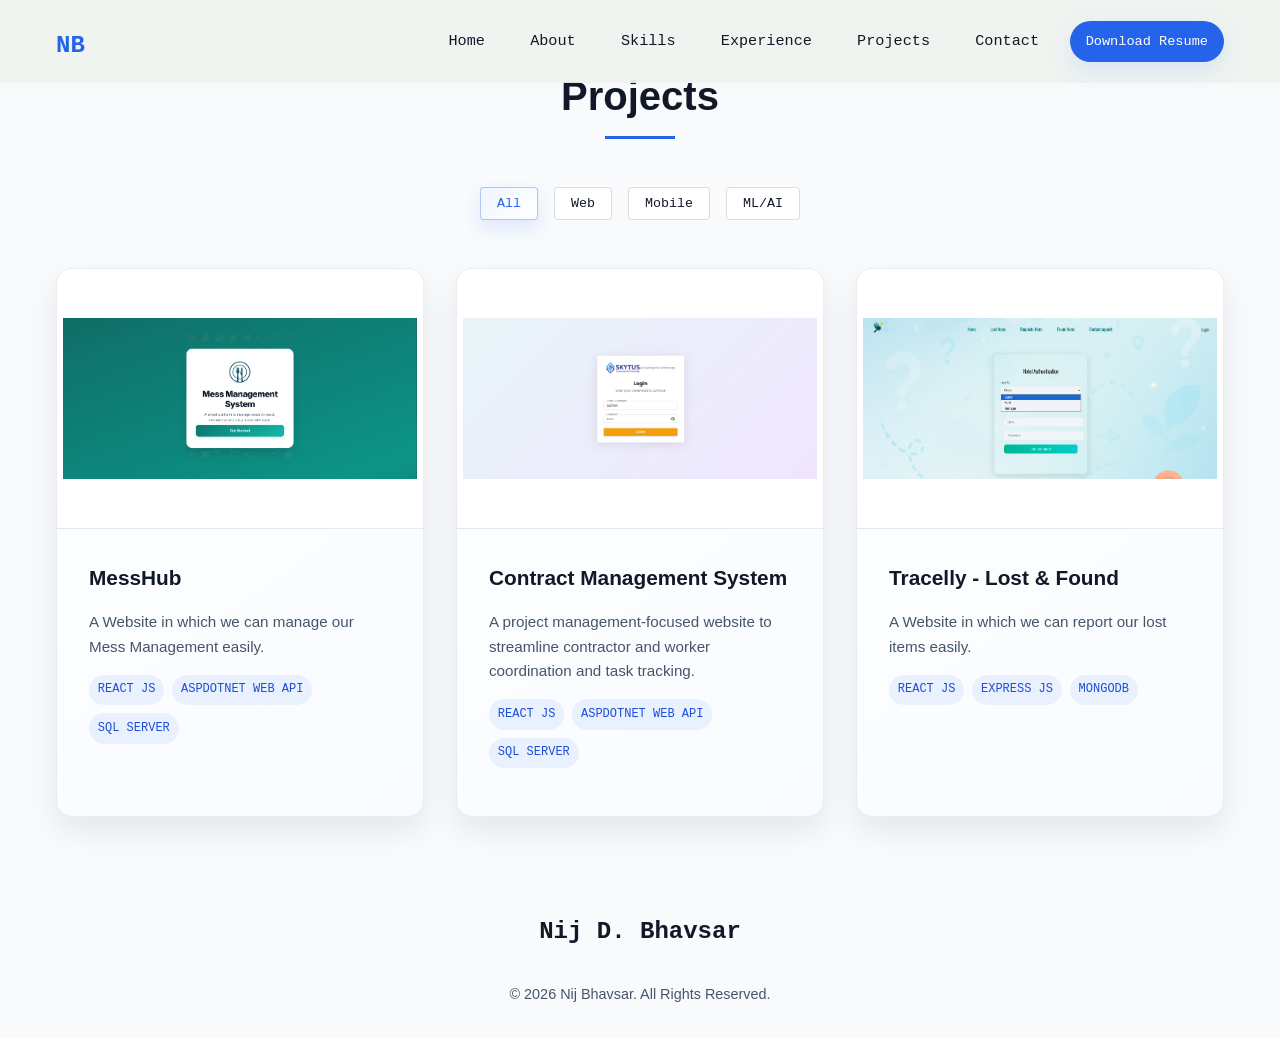
<file: projects.html>
<!DOCTYPE html>
<html lang="en">

<head>
  <meta charset="UTF-8" />
  <meta name="viewport" content="width=device-width, initial-scale=1.0" />
  <title>Nij Bhavsar | Projects</title>
  <link rel="stylesheet" href="css/style.css" />
  <link rel="stylesheet" href="css/responsive.css" />
  <link rel="stylesheet" href="https://cdnjs.cloudflare.com/ajax/libs/font-awesome/6.4.0/css/all.min.css" />
  <link rel="icon" type="image/svg+xml" href="/favicon.svg" />
</head>

<body>
  <!-- Header -->
  <header class="header" id="header">
    <div class="container">
      <div class="logo">
        <h1><a href="index.html"><span>NB</span></a></h1>
      </div>
      <div class="hamburger">
        <div class="line"></div>
        <div class="line"></div>
        <div class="line"></div>
      </div>
      <nav class="navbar">
        <ul>
          <li><a href="index.html">Home</a></li>
          <li><a href="index.html#about">About</a></li>
          <li><a href="index.html#skills">Skills</a></li>
          <li><a href="index.html#experience">Experience</a></li>
          <li><a href="projects.html" class="active">Projects</a></li>
          <li><a href="index.html#contact">Contact</a></li>
          <a
            href="assets/Nij_Bhavsar_resume.pdf"
            class="resume-btn"
            download="assets/Nij_Bhavsar_resume.pdf"
            >
            Download Resume
          </a>
        </ul>
      </nav>
    </div>
  </header>

  <!-- Projects Page -->
  <section id="projects" class="projects-section">
    <div class="container">
      <div class="section-title">
        <h2>Projects</h2>
        <span class="line"></span>
      </div>
      <div class="project-filters">
        <button class="filter-btn active" data-filter="all">All</button>
        <button class="filter-btn" data-filter="web">Web</button>
        <button class="filter-btn" data-filter="mobile">Mobile</button>
        <button class="filter-btn" data-filter="ml">ML/AI</button>
      </div>
      <div class="projects-grid">
        <div class="project-card" data-category="web" data-slug="messhub">
          <div class="project-img">
            <img src="assets/Homepage_MH.png" alt="MESS HUB" />
          </div>
          <div class="project-content">
            <h3>MessHub</h3>
            <p>A Website in which we can manage our Mess Management easily.</p>
            <div class="project-tech">
              <span>REACT JS</span>
              <span>ASPDOTNET WEB API</span>
              <span>SQL SERVER</span>
            </div>
          </div>
        </div>

        <div class="project-card" data-category="web" data-slug="contract-management-system">
          <div class="project-img">
            <img src="assets/CMS_loginpage.png" alt="Contract Management System preview" />
          </div>
          <div class="project-content">
            <h3>Contract Management System</h3>
            <p>A project management-focused website to streamline contractor and worker coordination and task tracking.</p>
            <div class="project-tech">
              <span>REACT JS</span>
              <span>ASPDOTNET WEB API</span>
              <span>SQL SERVER</span>
            </div>
          </div>
        </div>

        <div class="project-card" data-category="web" data-slug="tracelly">
          <div class="project-img">
            <img src="assets/TR_loginpage.png" alt="Tracelly preview" />
          </div>
          <div class="project-content">
            <h3>Tracelly - Lost & Found</h3>
            <p>A Website in which we can report our lost items easily.</p>
            <div class="project-tech">
              <span>REACT JS</span>
              <span>EXPRESS JS</span>
              <span>MONGODB</span>
            </div>
          </div>
        </div>

      </div>
    </div>
  </section>

  <!-- Footer -->
  <footer class="footer">
    <div class="container">
      <div class="footer-content">
        <div class="footer-logo">
          <a href="index.html"><span></span>Nij D. Bhavsar<span></span></a>
        </div>
        <p>© 2026 Nij Bhavsar. All Rights Reserved.</p>
    </div>
  </footer>

  <!-- Back to Top Button -->
  <div class="back-to-top">
    <i class="fas fa-arrow-up"></i>
  </div>

  <!-- JavaScript -->
  <script src="js/main.js"></script>
  <script src="js/projects.js"></script>
  <script src="js/navbar.js"></script>
</body>

</html>
</file>
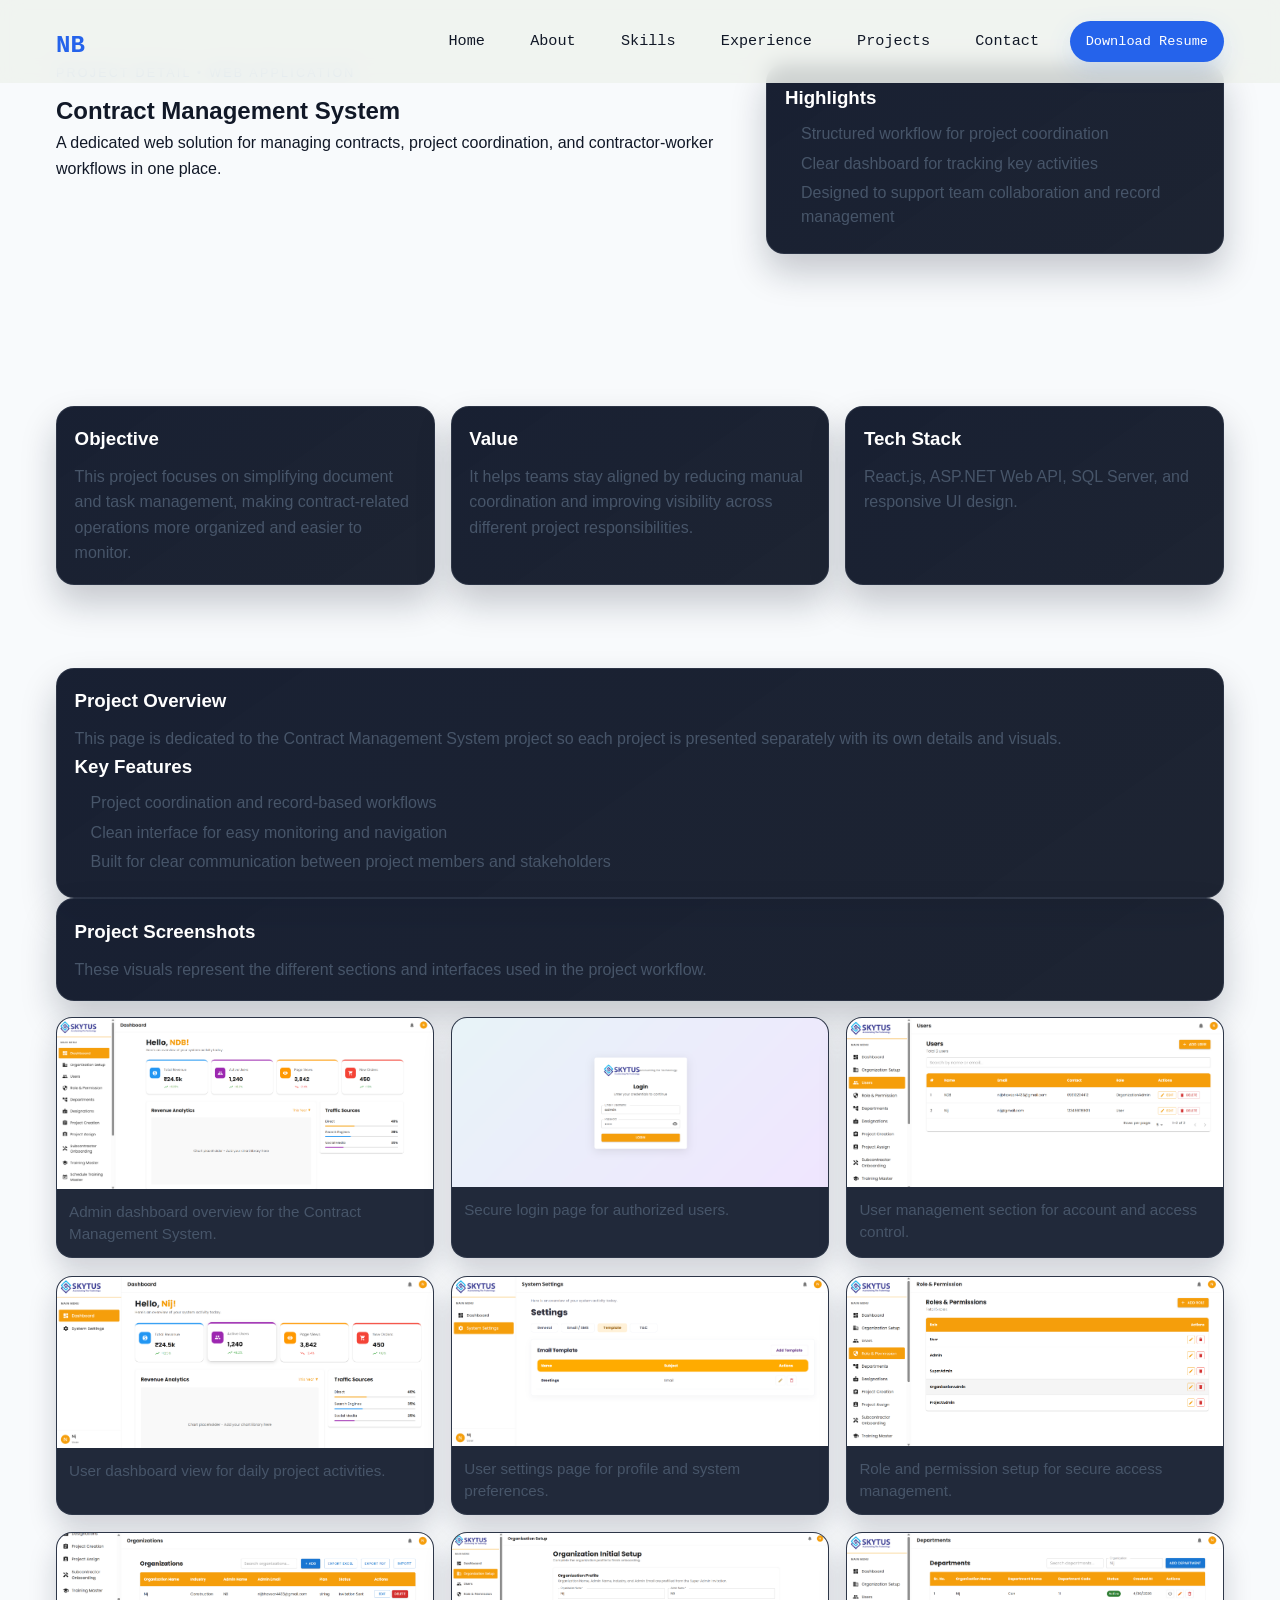
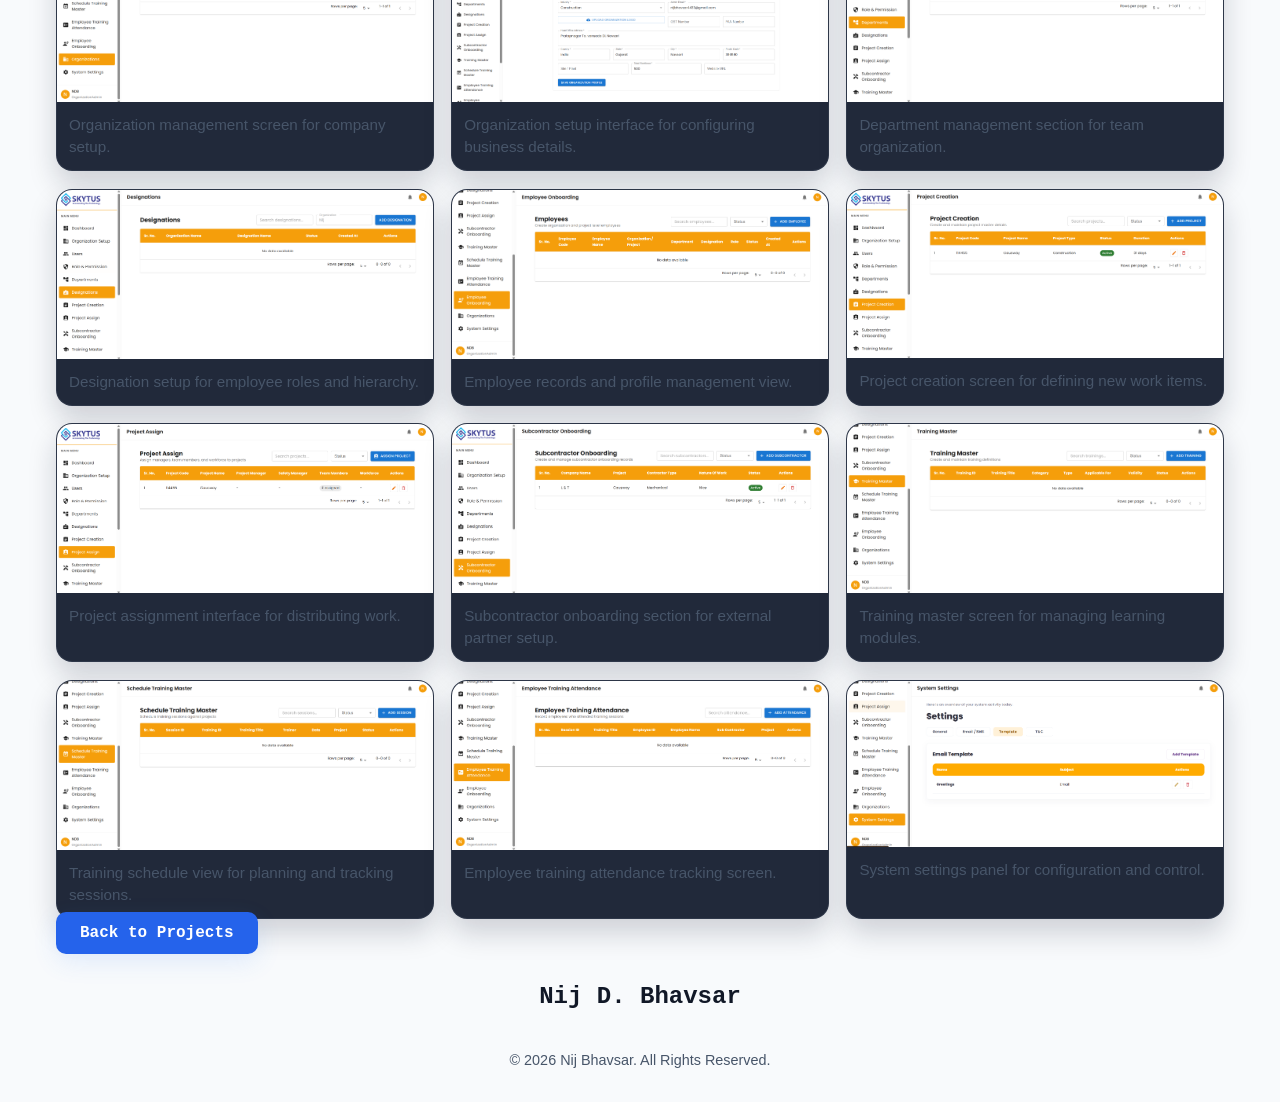
<file: project-category/project-contract-management-system.html>
<!DOCTYPE html>
<html lang="en">

<head>
  <meta charset="UTF-8" />
  <meta name="viewport" content="width=device-width, initial-scale=1.0" />
  <title>Contract Management System — Project</title>
  <link rel="stylesheet" href="../css/style.css" />
  <link rel="stylesheet" href="../css/responsive.css" />
  <link rel="stylesheet" href="https://cdnjs.cloudflare.com/ajax/libs/font-awesome/6.4.0/css/all.min.css" />
</head>

<body>
  <header class="header" id="header">
    <div class="container">
      <div class="logo">
        <h1><a href="../index.html"><span>NB</span></a></h1>
      </div>
      <div class="hamburger">
        <div class="line"></div>
        <div class="line"></div>
        <div class="line"></div>
      </div>
      <nav class="navbar">
        <ul>
          <li><a href="../index.html">Home</a></li>
          <li><a href="../index.html#about">About</a></li>
          <li><a href="../index.html#skills">Skills</a></li>
          <li><a href="../index.html#experience">Experience</a></li>
          <li><a href="../projects.html" class="active">Projects</a></li>
          <li><a href="../index.html#contact">Contact</a></li>
          <a href="../assets/Nij_Bhavsar_Resume.pdf" class="resume-btn" download="../assets/Nij_Bhavsar_Resume.pdf">Download Resume</a>
        </ul>
      </nav>
    </div>
  </header>

  <main class="container project-detail">
    <section class="project-hero">
      <div>
        <p class="project-eyebrow">Project Detail • Web Application</p>
        <h2>Contract Management System</h2>
        <p class="project-lead">A dedicated web solution for managing contracts, project coordination, and contractor-worker workflows in one place.</p>
      </div>
      <div class="project-meta-card">
        <h3>Highlights</h3>
        <ul>
          <li>Structured workflow for project coordination</li>
          <li>Clear dashboard for tracking key activities</li>
          <li>Designed to support team collaboration and record management</li>
        </ul>
      </div>
    </section>

    <section class="project-overview-grid">
      <article class="overview-card">
        <h3>Objective</h3>
        <p>This project focuses on simplifying document and task management, making contract-related operations more organized and easier to monitor.</p>
      </article>
      <article class="overview-card">
        <h3>Value</h3>
        <p>It helps teams stay aligned by reducing manual coordination and improving visibility across different project responsibilities.</p>
      </article>
      <article class="overview-card">
        <h3>Tech Stack</h3>
        <p>React.js, ASP.NET Web API, SQL Server, and responsive UI design.</p>
      </article>
    </section>

    <section class="project-info">
      <h3>Project Overview</h3>
      <p>This page is dedicated to the Contract Management System project so each project is presented separately with its own details and visuals.</p>

      <h3>Key Features</h3>
      <ul>
        <li>Project coordination and record-based workflows</li>
        <li>Clean interface for easy monitoring and navigation</li>
        <li>Built for clear communication between project members and stakeholders</li>
      </ul>
    </section>

    <section class="gallery-intro">
      <h3>Project Screenshots</h3>
      <p>These visuals represent the different sections and interfaces used in the project workflow.</p>
    </section>

    <div class="project-gallery">
      <figure>
        <img src="../assets/CMS_admin.png" alt="CMS Admin Dashboard" />
        <figcaption>Admin dashboard overview for the Contract Management System.</figcaption>
      </figure>
      <figure>
        <img src="../assets/CMS_loginpage.png" alt="CMS Login Page" />
        <figcaption>Secure login page for authorized users.</figcaption>
      </figure>
      <figure>
        <img src="../assets/CMS_user.png" alt="CMS User Management" />
        <figcaption>User management section for account and access control.</figcaption>
      </figure>
      <figure>
        <img src="../assets/CMS_userdashboard.png" alt="CMS User Dashboard" />
        <figcaption>User dashboard view for daily project activities.</figcaption>
      </figure>
      <figure>
        <img src="../assets/CMS_usersettings.png" alt="CMS User Settings" />
        <figcaption>User settings page for profile and system preferences.</figcaption>
      </figure>
      <figure>
        <img src="../assets/CMS_rolepermission.png" alt="CMS Role and Permission Management" />
        <figcaption>Role and permission setup for secure access management.</figcaption>
      </figure>
      <figure>
        <img src="../assets/CMS_organizations.png" alt="CMS Organizations" />
        <figcaption>Organization management screen for company setup.</figcaption>
      </figure>
      <figure>
        <img src="../assets/CMS_organizationsetup.png" alt="CMS Organization Setup" />
        <figcaption>Organization setup interface for configuring business details.</figcaption>
      </figure>
      <figure>
        <img src="../assets/CMS_departments.png" alt="CMS Departments" />
        <figcaption>Department management section for team organization.</figcaption>
      </figure>
      <figure>
        <img src="../assets/CMS_designations.png" alt="CMS Designations" />
        <figcaption>Designation setup for employee roles and hierarchy.</figcaption>
      </figure>
      <figure>
        <img src="../assets/CMS_employees.png" alt="CMS Employees" />
        <figcaption>Employee records and profile management view.</figcaption>
      </figure>
      <figure>
        <img src="../assets/CMS_projectcreation.png" alt="CMS Project Creation" />
        <figcaption>Project creation screen for defining new work items.</figcaption>
      </figure>
      <figure>
        <img src="../assets/CMS_projectassign.png" alt="CMS Project Assignment" />
        <figcaption>Project assignment interface for distributing work.</figcaption>
      </figure>
      <figure>
        <img src="../assets/CMS_subcontractoronboarding.png" alt="CMS Subcontractor Onboarding" />
        <figcaption>Subcontractor onboarding section for external partner setup.</figcaption>
      </figure>
      <figure>
        <img src="../assets/CMS_trainingmaster.png" alt="CMS Training Master" />
        <figcaption>Training master screen for managing learning modules.</figcaption>
      </figure>
      <figure>
        <img src="../assets/CMS_scheduletrainingmaster.png" alt="CMS Schedule Training Master" />
        <figcaption>Training schedule view for planning and tracking sessions.</figcaption>
      </figure>
      <figure>
        <img src="../assets/CMS_employeetrainingattendance.png" alt="CMS Employee Training Attendance" />
        <figcaption>Employee training attendance tracking screen.</figcaption>
      </figure>
      <figure>
        <img src="../assets/CMS_settings.png" alt="CMS Settings" />
        <figcaption>System settings panel for configuration and control.</figcaption>
      </figure>
    </div>

    <p><a href="../projects.html" class="primary-btn">Back to Projects</a></p>
  </main>

  <footer class="footer">
    <div class="container">
      <div class="footer-content">
        <div class="footer-logo">
          <a href="../index.html"><span></span>Nij D. Bhavsar<span></span></a>
        </div>
        <p>© 2026 Nij Bhavsar. All Rights Reserved.</p>
      </div>
    </div>
  </footer>

  <script src="../js/main.js"></script>
  <script src="../js/navbar.js"></script>
</body>

</html>
</file>
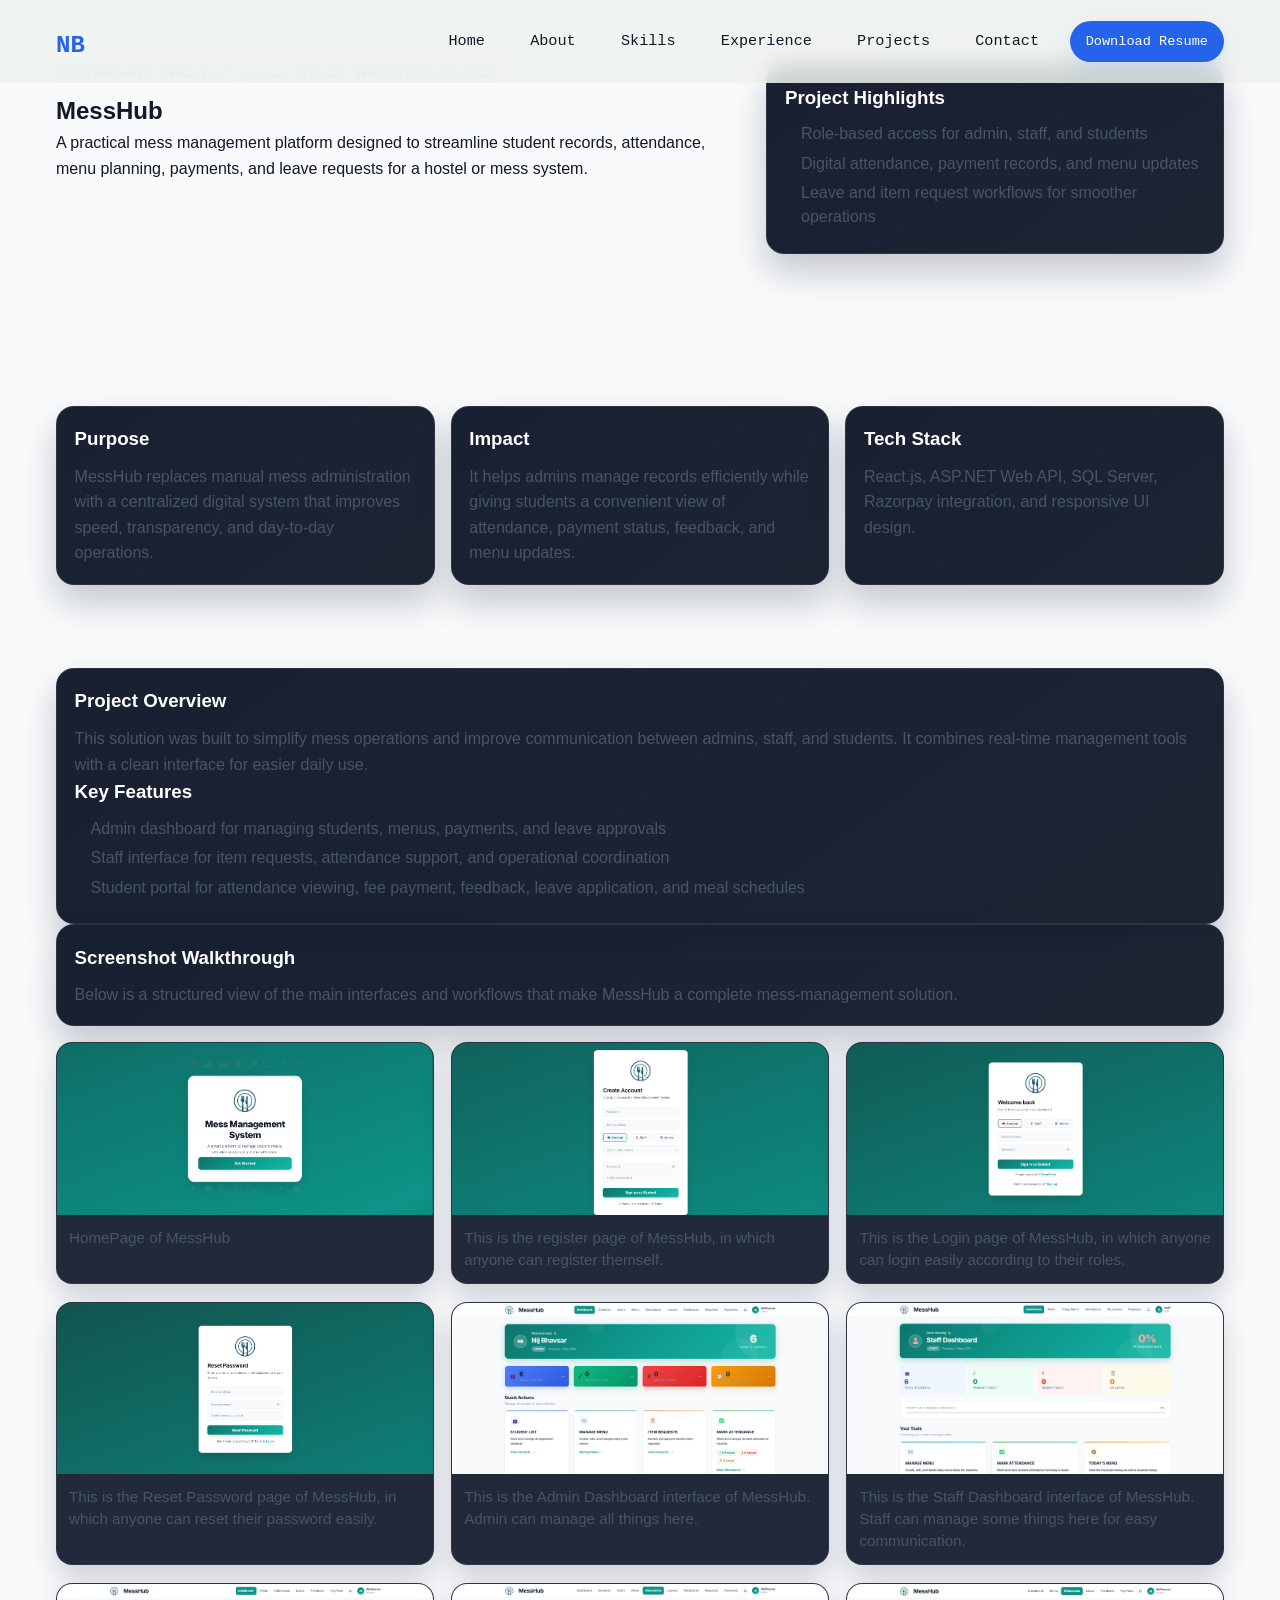
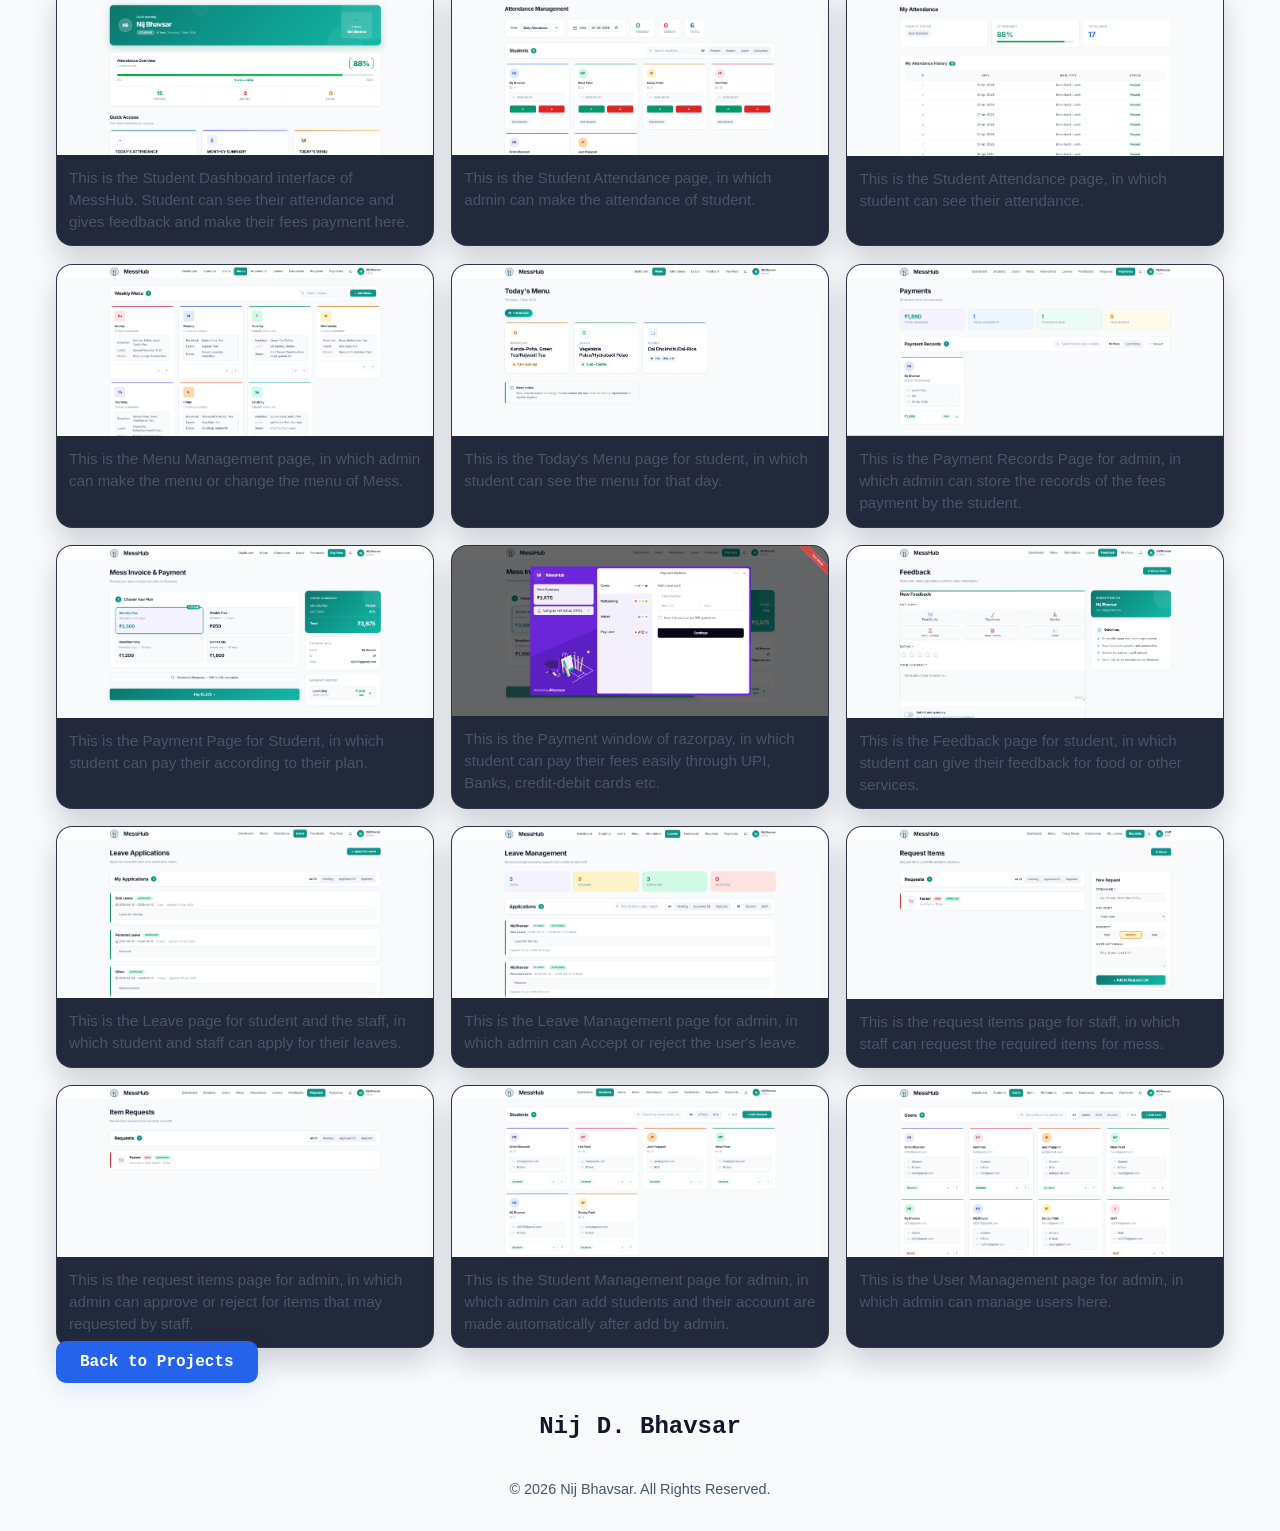
<file: project-category/project-messhub.html>
<!DOCTYPE html>
<html lang="en">

<head>
  <meta charset="UTF-8" />
  <meta name="viewport" content="width=device-width, initial-scale=1.0" />
  <title>MessHub — Project</title>
  <link rel="stylesheet" href="../css/style.css" />
  <link rel="stylesheet" href="../css/responsive.css" />
  <link rel="stylesheet" href="https://cdnjs.cloudflare.com/ajax/libs/font-awesome/6.4.0/css/all.min.css" />
</head>

<body>
  <header class="header" id="header">
    <div class="container">
      <div class="logo">
        <h1><a href="../index.html"><span>NB</span></a></h1>
      </div>
      <div class="hamburger">
        <div class="line"></div>
        <div class="line"></div>
        <div class="line"></div>
      </div>
      <nav class="navbar">
        <ul>
          <li><a href="../index.html">Home</a></li>
          <li><a href="../index.html#about">About</a></li>
          <li><a href="../index.html#skills">Skills</a></li>
          <li><a href="../index.html#experience">Experience</a></li>
          <li><a href="../projects.html" class="active">Projects</a></li>
          <li><a href="../index.html#contact">Contact</a></li>
          <a href="../assets/Nij_Bhavsar_Resume.pdf" class="resume-btn" download="../assets/Nij_Bhavsar_Resume.pdf">Download Resume</a>
        </ul>
      </nav>
    </div>
  </header>

  <main class="container project-detail">
    <section class="project-hero">
      <div>
        <p class="project-eyebrow">Internship Project • Full-Stack Web Application</p>
        <h2>MessHub</h2>
        <p class="project-lead">A practical mess management platform designed to streamline student records, attendance, menu planning, payments, and leave requests for a hostel or mess system.</p>
      </div>
      <div class="project-meta-card">
        <h3>Project Highlights</h3>
        <ul>
          <li>Role-based access for admin, staff, and students</li>
          <li>Digital attendance, payment records, and menu updates</li>
          <li>Leave and item request workflows for smoother operations</li>
        </ul>
      </div>
    </section>

    <section class="project-overview-grid">
      <article class="overview-card">
        <h3>Purpose</h3>
        <p>MessHub replaces manual mess administration with a centralized digital system that improves speed, transparency, and day-to-day operations.</p>
      </article>
      <article class="overview-card">
        <h3>Impact</h3>
        <p>It helps admins manage records efficiently while giving students a convenient view of attendance, payment status, feedback, and menu updates.</p>
      </article>
      <article class="overview-card">
        <h3>Tech Stack</h3>
        <p>React.js, ASP.NET Web API, SQL Server, Razorpay integration, and responsive UI design.</p>
      </article>
    </section>

    <section class="project-info">
      <h3>Project Overview</h3>
      <p>This solution was built to simplify mess operations and improve communication between admins, staff, and students. It combines real-time management tools with a clean interface for easier daily use.</p>

      <h3>Key Features</h3>
      <ul>
        <li>Admin dashboard for managing students, menus, payments, and leave approvals</li>
        <li>Staff interface for item requests, attendance support, and operational coordination</li>
        <li>Student portal for attendance viewing, fee payment, feedback, leave application, and meal schedules</li>
      </ul>
    </section>

    <section class="gallery-intro">
      <h3>Screenshot Walkthrough</h3>
      <p>Below is a structured view of the main interfaces and workflows that make MessHub a complete mess-management solution.</p>
    </section>

    <div class="project-gallery">
      <figure>
        <img src="../assets/Homepage_MH.png" alt="MessHub - Dashboard" />
        <figcaption>HomePage of MessHub</figcaption>
      </figure>
      <figure>
        <img src="../assets/Registerpage_MH.png" alt="MessHub - Reports" />
        <figcaption>This is the register page of MessHub, in which anyone can register themself.</figcaption>
      </figure>
      <figure>
        <img src="../assets/loginpage_MH.png" alt="MessHub - Reports" />
        <figcaption>This is the Login page of MessHub, in which anyone can login easily according to their roles.</figcaption>
      </figure>
      <figure>
        <img src="../assets/Resetpassword_MH.png" alt="MessHub - Reports" />
        <figcaption>This is the Reset Password page of MessHub, in which anyone can reset their password easily.</figcaption>
      </figure>
      <figure>
        <img src="../assets/Admin page_MH.png" alt="MessHub - Reports" />
        <figcaption>This is the Admin Dashboard interface of MessHub. Admin can manage all things here.</figcaption>
      </figure>
      <figure>
        <img src="../assets/Staff_MH.png" alt="MessHub - Reports" />
        <figcaption>This is the Staff Dashboard interface of MessHub. Staff can manage some things here for easy communication.</figcaption>
      </figure>
      <figure>
        <img src="../assets/student_MH.png" alt="MessHub - Reports" />
        <figcaption>This is the Student Dashboard interface of MessHub. Student can see their attendance and gives feedback and make their fees payment here.</figcaption>
      </figure>
      <figure>
        <img src="../assets/Attendance page_MH.png" alt="MessHub - Reports" />
        <figcaption>This is the Student Attendance page, in which admin can make the attendance of student.</figcaption>
      </figure>
      <figure>
        <img src="../assets/attendance_student_MH.png" alt="MessHub - Reports" />
        <figcaption>This is the Student Attendance page, in which student can see their attendance.</figcaption>
      </figure>
      <figure>
        <img src="../assets/menu page_MH.png" alt="MessHub - Reports" />
        <figcaption>This is the Menu Management page, in which admin can make the menu or change the menu of Mess.</figcaption>
      </figure>
      <figure>
        <img src="../assets/todays_menu_MH.png" alt="MessHub - Reports" />
        <figcaption>This is the Today's Menu page for student, in which student can see the menu for that day.</figcaption>
      </figure>
      <figure>
        <img src="../assets/Payment_MH.png" alt="MessHub - Reports" />
        <figcaption>This is the Payment Records Page for admin, in which admin can store the records of the fees payment by the student.</figcaption>
      </figure>
      <figure>
        <img src="../assets/Payment_student_MH.png" alt="MessHub - Reports" />
        <figcaption>This is the Payment Page for Student, in which student can pay their according to their plan.</figcaption>
      </figure>
      <figure>
        <img src="../assets/razorpay_MH.png" alt="MessHub - Reports" />
        <figcaption>This is the Payment window of razorpay, in which student can pay their fees easily through UPI, Banks, credit-debit cards etc.</figcaption>
      </figure>
      <figure>
        <img src="../assets/feedback_MH.png" alt="MessHub - Reports" />
        <figcaption>This is the Feedback page for student, in which student can give their feedback for food or other services.</figcaption>
      </figure>
      <figure>
        <img src="../assets/leave_MH.png" alt="MessHub - Reports" />
        <figcaption>This is the Leave page for student and the staff, in which student and staff can apply for their leaves.</figcaption>
      </figure>
      <figure>
        <img src="../assets/leave_admin_MH.png" alt="MessHub - Reports" />
        <figcaption>This is the Leave Management page for admin, in which admin can Accept or reject the user's leave.</figcaption>
      </figure>
      <figure>
        <img src="../assets/request_items_staff_MH.png" alt="MessHub - Reports" />
        <figcaption>This is the request items page for staff, in which staff can request the required items for mess.</figcaption>
      </figure>
      <figure>
        <img src="../assets/request_items_admin_MH.png" alt="MessHub - Reports" />
        <figcaption>This is the request items page for admin, in which admin can approve or reject for items that may requested by staff.</figcaption>
      </figure>
      <figure>
        <img src="../assets/Student_manage_MH.png" alt="MessHub - Reports" />
        <figcaption>This is the Student Management page for admin, in which admin can add students and their account are made automatically after add by admin.</figcaption>
      </figure>
      <figure>
        <img src="../assets/User_MH.png" alt="MessHub - Reports" />
        <figcaption>This is the User Management page for admin, in which admin can manage users here.</figcaption>
      </figure>
    </div>

      <p><a href="../projects.html" class="primary-btn">Back to Projects</a></p>
    </section>
  </main>

  <footer class="footer">
    <div class="container">
      <div class="footer-content">
        <div class="footer-logo">
          <a href="../index.html"><span></span>Nij D. Bhavsar<span></span></a>
        </div>
        <p>© 2026 Nij Bhavsar. All Rights Reserved.</p>
    </div>
  </footer>

  <script src="../js/main.js"></script>
  <script src="../js/navbar.js"></script>
</body>

</html>
</file>
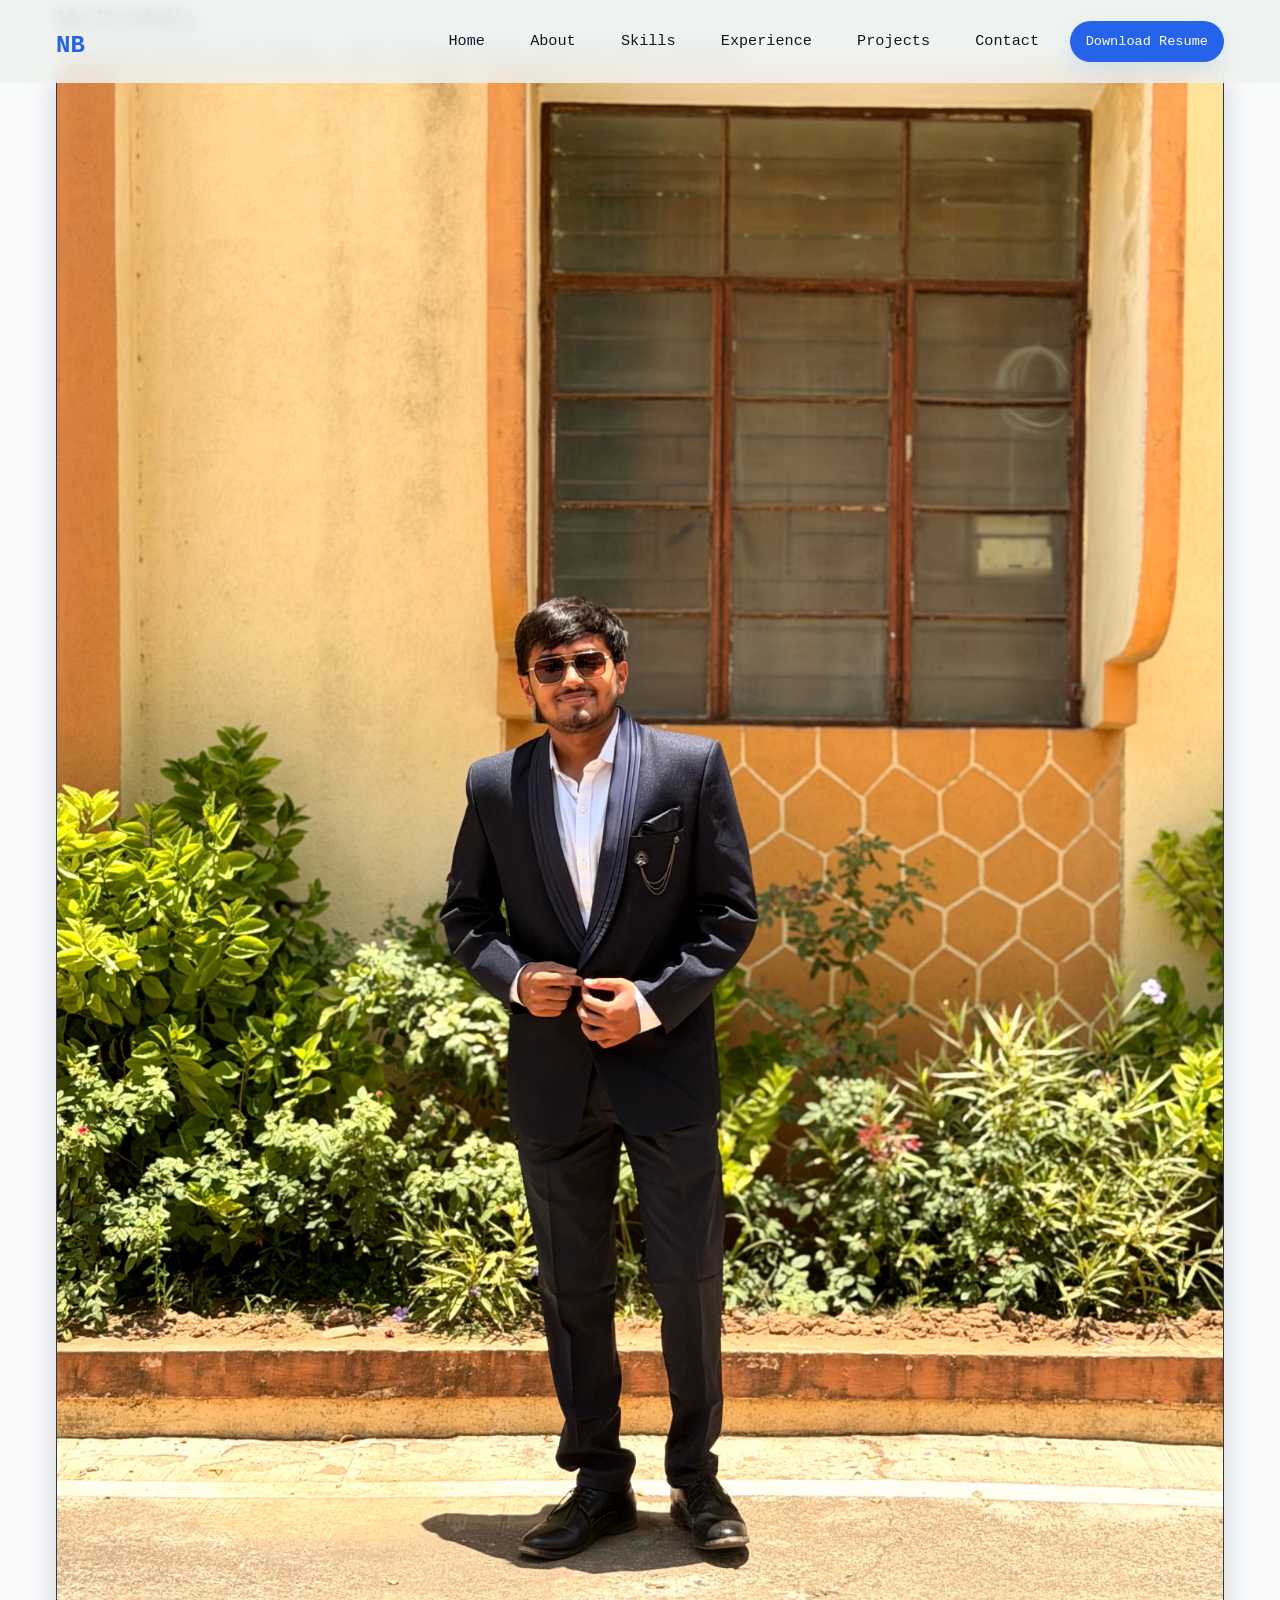
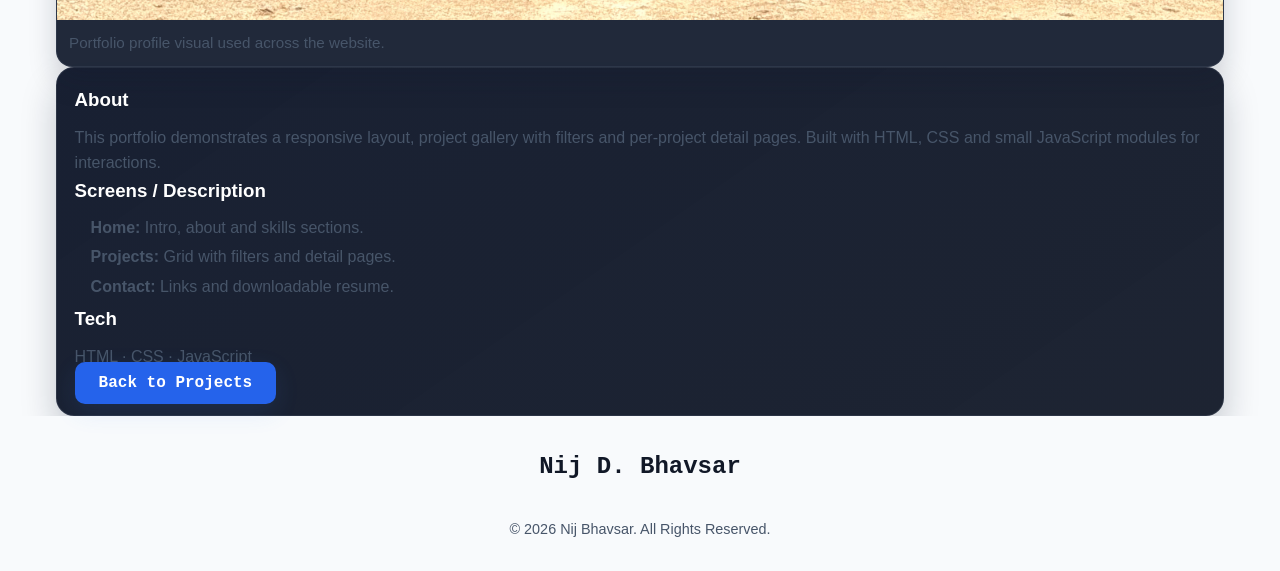
<file: project-category/project-portfolio-project.html>
<!DOCTYPE html>
<html lang="en">

<head>
  <meta charset="UTF-8" />
  <meta name="viewport" content="width=device-width, initial-scale=1.0" />
  <title>My Portfolio — Project</title>
  <link rel="stylesheet" href="../css/style.css" />
  <link rel="stylesheet" href="../css/responsive.css" />
  <link rel="stylesheet" href="https://cdnjs.cloudflare.com/ajax/libs/font-awesome/6.4.0/css/all.min.css" />
</head>

<body>
  <header class="header" id="header">
    <div class="container">
      <div class="logo">
        <h1><a href="index.html"><span>NB</span></a></h1>
      </div>
      <div class="hamburger">
        <div class="line"></div>
        <div class="line"></div>
        <div class="line"></div>
      </div>
      <nav class="navbar">
        <ul>
          <li><a href="../index.html">Home</a></li>
          <li><a href="../index.html#about">About</a></li>
          <li><a href="../index.html#skills">Skills</a></li>
          <li><a href="../index.html#experience">Experience</a></li>
          <li><a href="../projects.html" class="active">Projects</a></li>
          <li><a href="../index.html#contact">Contact</a></li>
          <a href="../assets/Nij_Bhavsar_Resume.pdf" class="resume-btn" download="../assets/Nij_Bhavsar_Resume.pdf">Download Resume</a>
        </ul>
      </nav>
    </div>
  </header>

  <main class="container project-detail">
    <h2>My Portfolio</h2>
    <p class="project-lead">The portfolio website you are viewing — built to showcase projects, skills and contact information.</p>

    <div class="project-gallery">
      <figure>
        <img src="../assets/Nij.jpeg" alt="Nij Bhavsar portfolio profile" />
        <figcaption>Portfolio profile visual used across the website.</figcaption>
      </figure>
    </div>

    <section class="project-info">
      <h3>About</h3>
      <p>This portfolio demonstrates a responsive layout, project gallery with filters and per-project detail pages. Built with HTML, CSS and small JavaScript modules for interactions.</p>

      <h3>Screens / Description</h3>
      <ul>
        <li><strong>Home:</strong> Intro, about and skills sections.</li>
        <li><strong>Projects:</strong> Grid with filters and detail pages.</li>
        <li><strong>Contact:</strong> Links and downloadable resume.</li>
      </ul>

      <h3>Tech</h3>
      <p>HTML · CSS · JavaScript</p>

      <p><a href="../projects.html" class="primary-btn">Back to Projects</a></p>
    </section>
  </main>

  <footer class="footer">
    <div class="container">
      <div class="footer-content">
        <div class="footer-logo">
          <a href="index.html"><span></span>Nij D. Bhavsar<span></span></a>
        </div>
        <p>© 2026 Nij Bhavsar. All Rights Reserved.</p>
    </div>
  </footer>

  <script src="../js/main.js"></script>
  <script src="../js/navbar.js"></script>
</body>

</html>
</file>
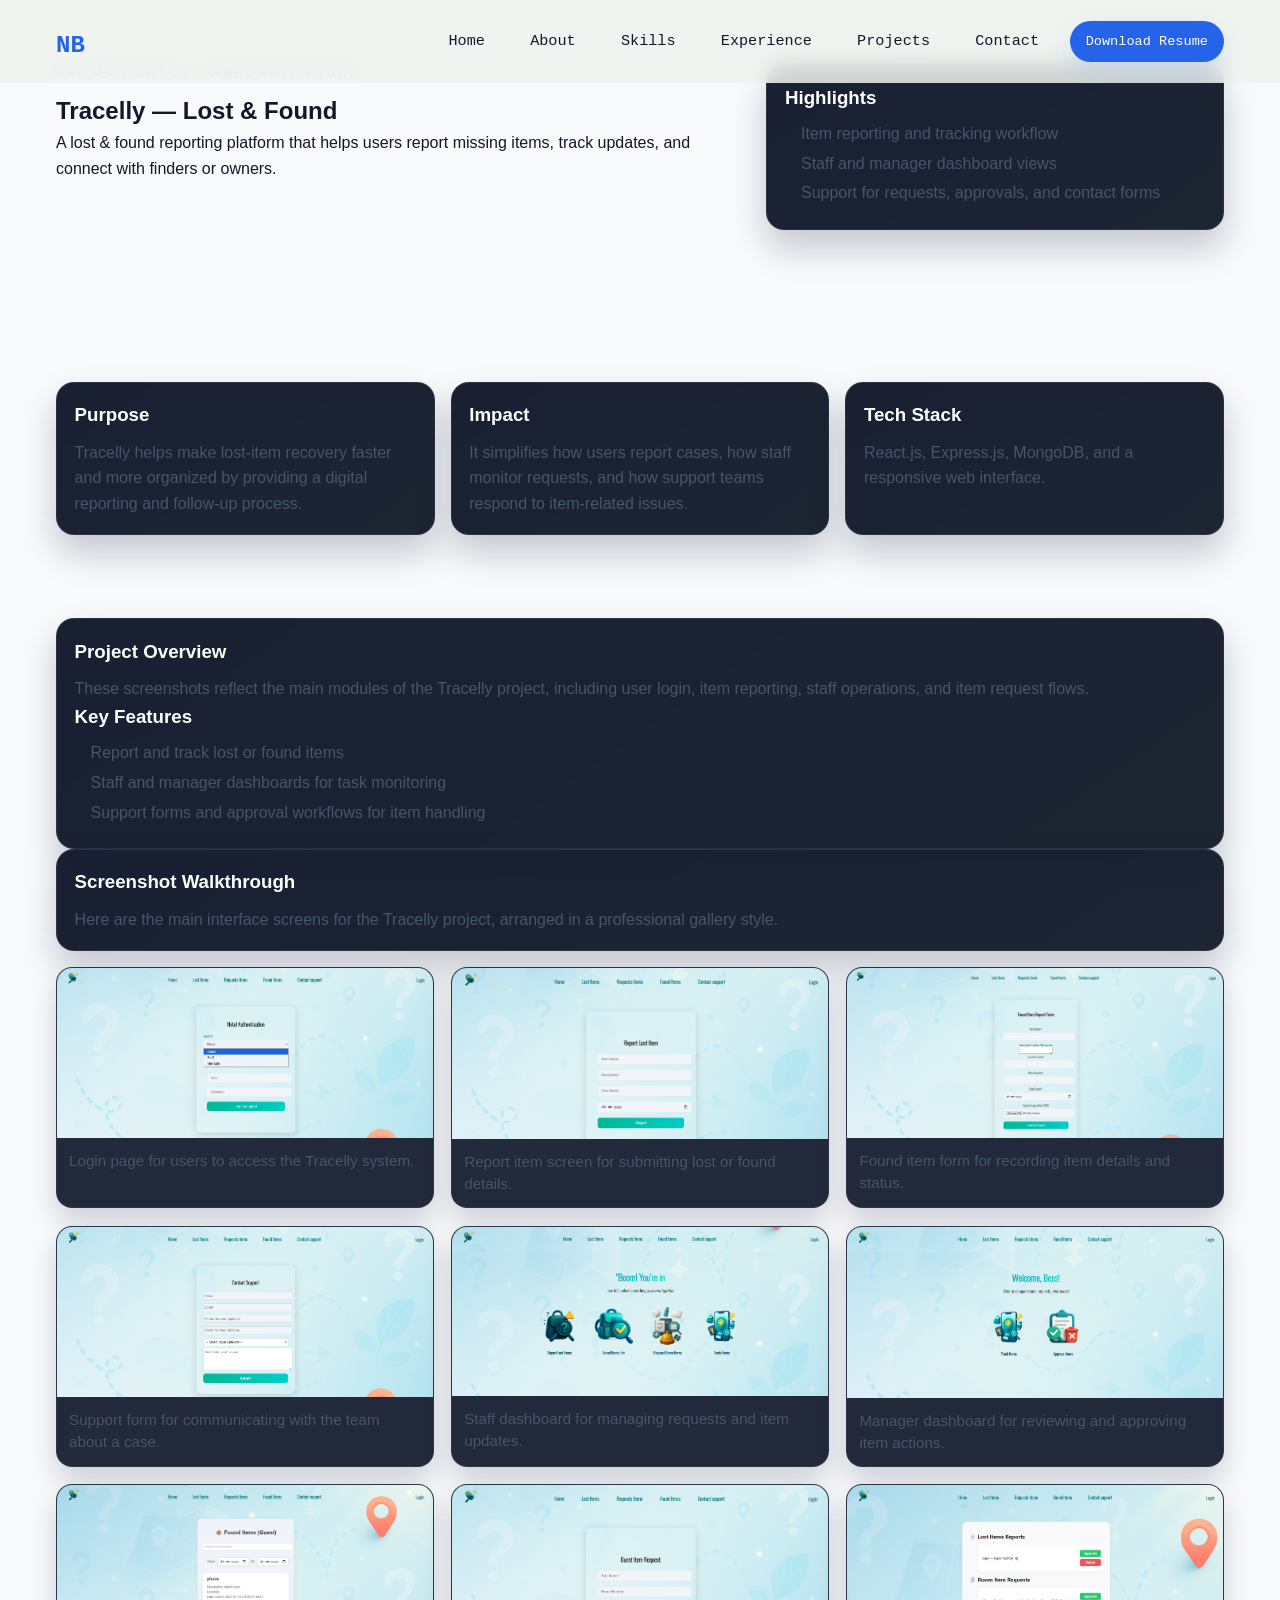
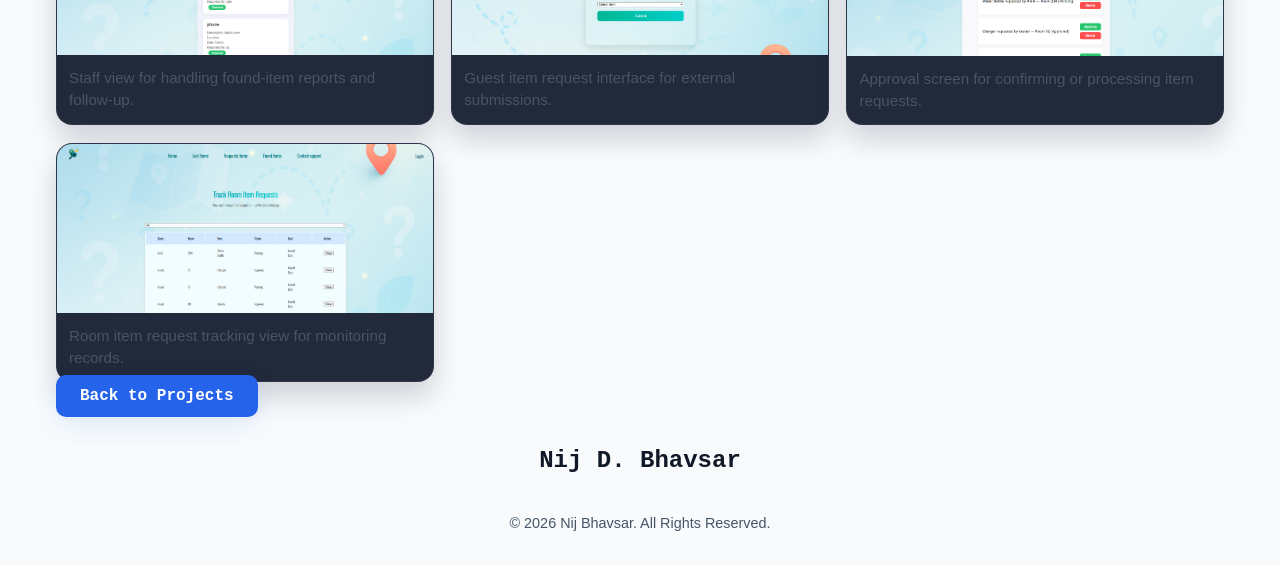
<file: project-category/project-tracelly.html>
<!DOCTYPE html>
<html lang="en">

<head>
  <meta charset="UTF-8" />
  <meta name="viewport" content="width=device-width, initial-scale=1.0" />
  <title>Tracelly — Project</title>
  <link rel="stylesheet" href="../css/style.css" />
  <link rel="stylesheet" href="../css/responsive.css" />
  <link rel="stylesheet" href="https://cdnjs.cloudflare.com/ajax/libs/font-awesome/6.4.0/css/all.min.css" />
</head>

<body>
  <header class="header" id="header">
    <div class="container">
      <div class="logo">
        <h1><a href="index.html"><span>NB</span></a></h1>
      </div>
      <div class="hamburger">
        <div class="line"></div>
        <div class="line"></div>
        <div class="line"></div>
      </div>
      <nav class="navbar">
        <ul>
          <li><a href="../index.html">Home</a></li>
          <li><a href="../index.html#about">About</a></li>
          <li><a href="../index.html#skills">Skills</a></li>
          <li><a href="../index.html#experience">Experience</a></li>
          <li><a href="../projects.html" class="active">Projects</a></li>
          <li><a href="../index.html#contact">Contact</a></li>
          <a href="../assets/Nij_Bhavsar_Resume.pdf" class="resume-btn" download="../assets/Nij_Bhavsar_Resume.pdf">Download Resume</a>
        </ul>
      </nav>
    </div>
  </header>

  <main class="container project-detail">
    <section class="project-hero">
      <div>
        <p class="project-eyebrow">Project Detail • Web Application</p>
        <h2>Tracelly — Lost & Found</h2>
        <p class="project-lead">A lost & found reporting platform that helps users report missing items, track updates, and connect with finders or owners.</p>
      </div>
      <div class="project-meta-card">
        <h3>Highlights</h3>
        <ul>
          <li>Item reporting and tracking workflow</li>
          <li>Staff and manager dashboard views</li>
          <li>Support for requests, approvals, and contact forms</li>
        </ul>
      </div>
    </section>

    <section class="project-overview-grid">
      <article class="overview-card">
        <h3>Purpose</h3>
        <p>Tracelly helps make lost-item recovery faster and more organized by providing a digital reporting and follow-up process.</p>
      </article>
      <article class="overview-card">
        <h3>Impact</h3>
        <p>It simplifies how users report cases, how staff monitor requests, and how support teams respond to item-related issues.</p>
      </article>
      <article class="overview-card">
        <h3>Tech Stack</h3>
        <p>React.js, Express.js, MongoDB, and a responsive web interface.</p>
      </article>
    </section>

    <section class="project-info">
      <h3>Project Overview</h3>
      <p>These screenshots reflect the main modules of the Tracelly project, including user login, item reporting, staff operations, and item request flows.</p>

      <h3>Key Features</h3>
      <ul>
        <li>Report and track lost or found items</li>
        <li>Staff and manager dashboards for task monitoring</li>
        <li>Support forms and approval workflows for item handling</li>
      </ul>
    </section>

    <section class="gallery-intro">
      <h3>Screenshot Walkthrough</h3>
      <p>Here are the main interface screens for the Tracelly project, arranged in a professional gallery style.</p>
    </section>

    <div class="project-gallery">
      <figure>
        <img src="../assets/TR_loginpage.png" alt="Tracelly login page" />
        <figcaption>Login page for users to access the Tracelly system.</figcaption>
      </figure>
      <figure>
        <img src="../assets/TR_reportitem.png" alt="Tracelly report item screen" />
        <figcaption>Report item screen for submitting lost or found details.</figcaption>
      </figure>
      <figure>
        <img src="../assets/TR_founditemform.png" alt="Tracelly found item form" />
        <figcaption>Found item form for recording item details and status.</figcaption>
      </figure>
      <figure>
        <img src="../assets/TR_contactsupportform.png" alt="Tracelly contact support form" />
        <figcaption>Support form for communicating with the team about a case.</figcaption>
      </figure>
      <figure>
        <img src="../assets/TR_staffdashboard.png" alt="Tracelly staff dashboard" />
        <figcaption>Staff dashboard for managing requests and item updates.</figcaption>
      </figure>
      <figure>
        <img src="../assets/TR_managerdashboard.png" alt="Tracelly manager dashboard" />
        <figcaption>Manager dashboard for reviewing and approving item actions.</figcaption>
      </figure>
      <figure>
        <img src="../assets/TR_founditemsstaff.png" alt="Tracelly found items staff screen" />
        <figcaption>Staff view for handling found-item reports and follow-up.</figcaption>
      </figure>
      <figure>
        <img src="../assets/TR_guestitemrequest.png" alt="Tracelly guest item request" />
        <figcaption>Guest item request interface for external submissions.</figcaption>
      </figure>
      <figure>
        <img src="../assets/TR_approveitems.png" alt="Tracelly approve items screen" />
        <figcaption>Approval screen for confirming or processing item requests.</figcaption>
      </figure>
      <figure>
        <img src="../assets/TR_trackroomitemrequests.png" alt="Tracelly room item requests" />
        <figcaption>Room item request tracking view for monitoring records.</figcaption>
      </figure>
    </div>

    <p><a href="../projects.html" class="primary-btn">Back to Projects</a></p>
  </main>

  <footer class="footer">
    <div class="container">
      <div class="footer-content">
        <div class="footer-logo">
          <a href="index.html"><span></span>Nij D. Bhavsar<span></span></a>
        </div>
        <p>© 2026 Nij Bhavsar. All Rights Reserved.</p>
    </div>
  </footer>

  <script src="../js/main.js"></script>
  <script src="../js/navbar.js"></script>
</body>

</html>
</file>
<file: css/style.css>
/* 
  Main Stylesheet for Portfolio Website
  Author: Nij Bhavsar
  Year: 2025
*/

/* ---------- Variables ---------- */
:root {
  /* Colors */
  --primary-color: #0f172a;
  --secondary-color: #2563eb;

  /* Text */
  --text-color: #111827;
  --dark-text: #475569;

  /* Backgrounds */
  --bg-color: #f8fafc;
  --section-bg: #ffffff;
  --card-bg: #ffffff;

  /* Basics */
  --white: #ffffff;
  --black: #111827;
  
  /* Typography */
  --font-main: -apple-system, BlinkMacSystemFont, 'Segoe UI', Roboto, Oxygen,
    Ubuntu, Cantarell, 'Open Sans', 'Helvetica Neue', sans-serif;
  --font-mono: 'SF Mono', 'Fira Code', 'Fira Mono', 'Roboto Mono', monospace;
  
  /* Spacing */
  --spacing-xs: 0.5rem;
  --spacing-s: 1rem;
  --spacing-m: 2rem;
  --spacing-l: 3rem;
  --spacing-xl: 4rem;
  
  /* Borders */
  --border-radius: 4px;
  
  /* Transitions */
  --transition: all 0.3s ease;
}

/* ---------- Base Styles ---------- */
* {
  margin: 0;
  padding: 0;
  box-sizing: border-box;
}

html {
  scroll-behavior: smooth;
}

body {
  font-family: var(--font-main);
  font-size: 16px;
  line-height: 1.6;
  color: var(--text-color);
  background-color: var(--bg-color);
  overflow-x: hidden;
}

a {
  text-decoration: none;
  color: var(--text-color);
  transition: var(--transition);
}

ul {
  list-style: none;
}

img {
  max-width: 100%;
  height: auto;
}

.container {
  max-width: 1200px;
  margin: 0 auto;
  padding: 0 var(--spacing-m);
}

section {
  padding: var(--spacing-xl) 0;
}

/* ---------- Preloader ---------- */
.preloader {
  position: fixed;
  top: 0;
  left: 0;
  width: 100%;
  height: 100%;
  background-color: var(--bg-color);
  display: flex;
  justify-content: center;
  align-items: center;
  z-index: 9999;
  transition: opacity 0.5s ease;
}

.loader {
  width: 50px;
  height: 50px;
  border: 5px solid rgba(100, 255, 218, 0.2);
  border-radius: 50%;
  border-top-color: var(--secondary-color);
  animation: spin 1s linear infinite;
}

@keyframes spin {
  100% {
    transform: rotate(360deg);
  }
}

/* ---------- Header ---------- */
.header {
  position: fixed;
  top: 0;
  left: 0;
  width: 100%;
  z-index: 100;
  background-color: rgba(239, 242, 238, 0.85); /* eco off-white glass */
  backdrop-filter: blur(10px);
  transition: var(--transition);
  padding: var(--spacing-s) 0;
}

.header.scrolled {
  box-shadow: 0 10px 30px -10px rgba(0, 0, 0, 0.7);
  padding: 0.5rem 0;
}

.header .container {
  display: flex;
  justify-content: space-between;
  align-items: center;
}

.logo a {
  font-family: var(--font-mono);
  font-size: 1.5rem;
  font-weight: 700;
  color: var(--primary-color);
}

.logo span {
  color: var(--secondary-color);
}

.navbar ul {
  display: flex;
  align-items: center;
  gap: 1rem;
}

.navbar ul li {
  margin-left: 0;
}

.navbar ul li a {
  font-family: var(--font-mono);
  font-size: 0.95rem;
  padding: 0.5rem 0.85rem;
  border-radius: 999px;
  color: var(--text-color);
  transition: var(--transition);
  display: inline-block;
  border: 1px solid transparent;
}

.navbar ul li a:hover {
  color: var(--white);
  background: linear-gradient(90deg, var(--secondary-color), #2563eb);
  border-color: transparent;
  box-shadow: 0 6px 18px rgba(59,130,246,0.15);
}

.navbar ul li a.active {
  color: var(--white);
  background: linear-gradient(90deg, var(--secondary-color), #2563eb);
  box-shadow: 0 6px 18px rgba(59,130,246,0.18);
}

.resume-btn {
  padding: 0.6rem 1rem;
  border-radius: 999px;
  color: var(--white);
  font-family: var(--font-mono);
  font-size: 0.85rem;
  transition: var(--transition);
  background: linear-gradient(90deg, var(--secondary-color), #2563eb);
  border: none;
  box-shadow: 0 8px 24px rgba(59,130,246,0.15);
}

.resume-btn:hover {
  transform: translateY(-2px);
  box-shadow: 0 12px 32px rgba(59,130,246,0.2);
}

.hamburger {
  display: none;
  cursor: pointer;
}

.hamburger .line {
  width: 24px;
  height: 2px;
  background-color: var(--secondary-color);
  margin: 6px 0;
  transition: var(--transition);
}

/* ---------- Hero Section ---------- */
.hero-section {
  min-height: 100vh;
  display: flex;
  align-items: center;
  padding-top: 5rem;
}

.hero-content {
  display: flex;
  align-items: center;
  justify-content: space-between;
}

.intro {
  font-family: var(--font-mono);
  color: var(--secondary-color);
  margin-bottom: var(--spacing-s);
  font-size: 1rem;
}

.name {
  font-size: 4rem;
  font-weight: 700;
  margin-bottom: var(--spacing-xs);
  color: var(--primary-color);
}

.tagline {
  font-size: 2.5rem;
  font-weight: 700;
  margin-bottom: var(--spacing-m);
  color: var(--dark-text);
}

.description {
  max-width: 500px;
  margin-bottom: var(--spacing-m);
  color: var(--dark-text);
}

.description span {
  color: var(--secondary-color);
}

.cta-buttons {
  display: flex;
  gap: var(--spacing-s);
  margin-top: var(--spacing-m);
}

.primary-btn, .secondary-btn {
  padding: 0.75rem 1.5rem;
  border-radius: 10px;
  font-weight: 600;
  font-family: var(--font-mono);
  transition: var(--transition);
}

.primary-btn {
  background: linear-gradient(90deg, var(--secondary-color), #2563eb);
  color: var(--white);
  border: none;
  box-shadow: 0 8px 24px rgba(59,130,246,0.12);
}

.primary-btn:hover {
  transform: translateY(-3px);
  box-shadow: 0 14px 40px rgba(59,130,246,0.18);
}

.secondary-btn {
  background-color: transparent;
  color: var(--primary-color);
  border: 1px solid rgba(17,24,39,0.06);
}

.secondary-btn:hover {
  background-color: rgba(17,24,39,0.03);
}

.hero-image {
  flex: 1;
  display:flex;
  justify-content: flex-end;
}

.image-container {
  width: 320px;
  height: 320px;
  position: relative;
  border-radius: 24px;
  overflow: hidden;
  box-shadow: 0 18px 40px rgba(15, 23, 42, 0.18);
  border: 1px solid rgba(148, 163, 184, 0.18);
  background: linear-gradient(145deg, #ffffff, #eff6ff);
}

.image-container img {
  width: 100%;
  height: 100%;
  object-fit: cover;
  object-position: center top;
  border-radius: 24px;
  display: block;
}

.image-container:hover img {
  filter: grayscale(0);
}

.image-container::before {
  content: "";
  position: absolute;
  inset: 0;
  border-radius: 24px;
  border: 2px solid rgba(37, 99, 235, 0.18);
  box-shadow: inset 0 0 0 1px rgba(255, 255, 255, 0.35);
  z-index: 1;
  pointer-events: none;
}

.image-container:hover::before {
  border-color: rgba(37, 99, 235, 0.45);
}

.scroll-down {
  position: absolute;
  bottom: 4rem;
  left: 50%;
  transform: translateX(-50%);
  display: flex;
  flex-direction: column;
  align-items: center;
}

.mouse {
  width: 30px;
  height: 50px;
  border: 2px solid var(--secondary-color);
  border-radius: 20px;
  position: relative;
}

.mouse span {
  position: absolute;
  top: 10px;
  left: 50%;
  transform: translateX(-50%);
  width: 6px;
  height: 6px;
  background-color: var(--secondary-color);
  border-radius: 50%;
  animation: scroll 1.5s infinite;
}

@keyframes scroll {
  0% {
    opacity: 1;
    top: 10px;
  }
  100% {
    opacity: 0;
    top: 30px;
  }
}

.arrow span {
  display: block;
  width: 10px;
  height: 10px;
  border-bottom: 2px solid var(--secondary-color);
  border-right: 2px solid var(--secondary-color);
  transform: rotate(45deg);
  margin: -5px;
  animation: arrow 2s infinite;
}

@keyframes arrow {
  0% {
    opacity: 0;
    transform: rotate(45deg) translate(-10px, -10px);
  }
  50% {
    opacity: 1;
  }
  100% {
    opacity: 0;
    transform: rotate(45deg) translate(10px, 10px);
  }
}

/* ---------- Section Title ---------- */
.section-title {
  text-align: center;
  margin-bottom: var(--spacing-l);
  position: relative;
}

.section-title h2 {
  font-size: 2.5rem;
  font-weight: 700;
  display: inline-block;
  position: relative;
}

.section-title .line {
  display: block;
  width: 70px;
  height: 3px;
  background-color: var(--secondary-color);
  margin: var(--spacing-xs) auto 0;
}

/* ---------- About Section ---------- */
.about-section {
  background-color: var(--bg-color);
}

.about-content {
  display: flex;
  gap: var(--spacing-l);
  align-items: center;
}

.about-image {
  flex: 1;
}

.about-image img {
  border-radius: 5px;
  box-shadow: 0 10px 30px rgba(0, 0, 0, 0.3);
}

.about-text {
  flex: 1.5;
}

.about-text h3 {
  font-size: 1.5rem;
  margin-bottom: var(--spacing-s);
  color: var(--black);
}

.about-text p {
  margin-bottom: var(--spacing-s);
  color: var(--dark-text);
}

.education {
  margin-top: var(--spacing-m);
}

.education h4 {
  font-size: 1.2rem;
  margin-bottom: var(--spacing-s);
  color: var(--secondary-color);
}

.education-item {
  margin-bottom: var(--spacing-s);
  padding-left: var(--spacing-s);
  border-left: 2px solid var(--secondary-color);
}

.education-item h5 {
  font-size: 1.1rem;
  margin-bottom: 0.25rem;
  color: var(--black);
}

.education-item p {
  margin-bottom: 0.25rem;
  font-size: 0.9rem;
}

/* ---------- Experience Section ---------- */
.experience-section {
  background-color: var(--bg-color);
}

.experience-grid {
  display: grid;
  grid-template-columns: repeat(auto-fit, minmax(300px, 1fr));
  gap: var(--spacing-m);
}

.experience-item {
  background-color: #ffffff;
  padding: var(--spacing-m);
  border-radius: 12px;
  box-shadow: 0 8px 24px rgba(16,24,40,0.06);
}

.experience-item h3 {
  margin-bottom: 0.25rem;
  color: var(--primary-color);
}

.experience-item .duration {
  font-size: 0.9rem;
  color: var(--dark-text);
  margin-bottom: 0.5rem;
}

.experience-item p { 
  color: var(--dark-text);
  margin-bottom: var(--spacing-s);
}

.experience-item ul {
  padding-left: 1.2rem;
  color: var(--dark-text);
}

/* ---------- Skills Section ---------- */
.skills-section {
  background-color: var(--section-bg);
}

.skills-container {
  display: flex;
  flex-direction: column;
  gap: var(--spacing-l);
}

.skills-category h3 {
  font-size: 1.5rem;
  margin-bottom: var(--spacing-m);
  color: var(--white);
  text-align: center;
}

.skills-grid {
  display: grid;
  grid-template-columns: repeat(auto-fill, minmax(250px, 1fr));
  gap: var(--spacing-m);
}

.skill-item {
  background-color: #ffffff;
  padding: calc(var(--spacing-m) - 4px);
  border-radius: 12px;
  text-align: center;
  display: flex;
  flex-direction: column;
  align-items: center;
  justify-content: center;
  transition: var(--transition);
  box-shadow: 0 8px 24px rgba(16,24,40,0.06);
}

.skill-item:hover {
  transform: translateY(-5px);
}

.skill-item i {
  font-size: 2.5rem;
  margin-bottom: 0.35rem;
  color: var(--secondary-color);
}

.skill-item h4 {
  font-size: 1rem;
  margin-bottom: 0;
  color: var(--text-color);
  line-height: 1.3;
}

.progress-bar {
  width: 100%;
  height: 6px;
  background-color: rgba(255, 255, 255, 0.1);
  border-radius: 3px;
  overflow: hidden;
}

.progress {
  height: 100%;
  background-color: var(--secondary-color);
  border-radius: 3px;
  transition: width 1.5s ease-in-out;
}

/* ---------- Interest / Job Focus Section ---------- */
.interest-intro {
  text-align: center;
  max-width: 760px;
  margin: 0 auto 1.5rem;
  color: var(--dark-text);
  font-size: 1rem;
}

.interest-grid {
  display: grid;
  grid-template-columns: repeat(3, 1fr);
  gap: 1rem;
  margin-bottom: 1rem;
}

.interest-card {
  background: linear-gradient(145deg, #ffffff 0%, #f8fbff 100%);
  border: 1px solid rgba(148, 163, 184, 0.18);
  border-radius: 18px;
  padding: 1rem;
  box-shadow: 0 14px 30px rgba(15, 23, 42, 0.08);
}

.interest-card i {
  font-size: 1.8rem;
  color: var(--secondary-color);
  margin-bottom: 0.5rem;
}

.interest-card h3 {
  color: var(--text-color);
  font-size: 1.1rem;
  margin-bottom: 0.4rem;
}

.interest-card p,
.interest-note p {
  color: var(--dark-text);
  line-height: 1.6;
  font-size: 0.95rem;
}

.interest-note {
  background: linear-gradient(145deg, #ffffff 0%, #f8fbff 100%);
  border: 1px solid rgba(148, 163, 184, 0.18);
  border-radius: 18px;
  padding: 1rem;
  box-shadow: 0 14px 30px rgba(15, 23, 42, 0.08);
}

.interest-note h3 {
  color: var(--text-color);
  margin-bottom: 0.4rem;
}

@media (max-width: 980px) {
  .interest-grid {
    grid-template-columns: 1fr;
  }
}

/* ---------- Projects Section ---------- */
.projects-section {
  background-color: var(--bg-color);
}

.project-filters {
  display: flex;
  justify-content: center;
  margin-bottom: var(--spacing-l);
  gap: var(--spacing-s);
  flex-wrap: wrap;
}

.filter-btn {
  background-color: #ffffff;
  color: var(--text-color);
  border: 1px solid rgba(148, 163, 184, 0.35);
  padding: 0.5rem 1rem;
  border-radius: var(--border-radius);
  cursor: pointer;
  font-family: var(--font-mono);
  transition: var(--transition);
}

.filter-btn:hover, .filter-btn.active {
  background: linear-gradient(135deg, #eff6ff, #ffffff);
  color: var(--secondary-color);
  border-color: rgba(37, 99, 235, 0.35);
  box-shadow: 0 8px 18px rgba(37, 99, 235, 0.12);
}

.projects-grid {
  display: grid;
  grid-template-columns: repeat(auto-fill, minmax(350px, 1fr));
  gap: var(--spacing-m);
}

.project-card {
  background: linear-gradient(145deg, #ffffff 0%, #f8fbff 100%);
  border: 1px solid rgba(148, 163, 184, 0.18);
  border-radius: 16px;
  overflow: hidden;
  box-shadow: 0 14px 30px rgba(15, 23, 42, 0.08);
  transition: transform 0.25s ease, box-shadow 0.25s ease;
}

.project-card:hover {
  transform: translateY(-6px);
  box-shadow: 0 18px 36px rgba(37, 99, 235, 0.12);
}


.project-img {
  height: clamp(260px, 20vw, 320px);
  overflow: hidden;
  background: linear-gradient(145deg, #eff6ff, #ffffff);
  border-bottom: 1px solid rgba(148, 163, 184, 0.18);
}

.project-img img {
  width: 100%;
  height: 100%;
  object-fit: contain;
  object-position: center center;
  padding: 0.35rem;
  box-sizing: border-box;
  background-color: #ffffff;
  transition: box-shadow 0.35s ease;
}

.project-card:hover .project-img img {
  box-shadow: inset 0 0 0 1px rgba(37, 99, 235, 0.08);
}

.project-content {
  padding: var(--spacing-m);
}

.project-content h3 {
  font-size: 1.3rem;
  margin-bottom: var(--spacing-s);
  color: var(--text-color);
}

.project-content p {
  margin-bottom: var(--spacing-s);
  color: var(--dark-text);
  font-size: 0.95rem;
}

.project-tech {
  display: flex;
  flex-wrap: wrap;
  gap: 0.5rem;
  margin-bottom: var(--spacing-s);
}

.project-tech span {
  font-family: var(--font-mono);
  font-size: 0.75rem;
  color: #1d4ed8;
  background-color: rgba(37, 99, 235, 0.08);
  padding: 0.35rem 0.55rem;
  border-radius: 999px;
}

.project-links {
  display: flex;
  gap: var(--spacing-s);
}

.project-links a {
  font-size: 1.2rem;
  color: var(--text-color);
}

.project-links a:hover {
  color: var(--secondary-color);
}

.project-detail {
  padding: 4rem 0 3rem;
}

.project-hero {
  display: grid;
  grid-template-columns: 1.2fr 0.8fr;
  gap: 1.5rem;
  align-items: stretch;
  margin-bottom: 1.5rem;
}

.project-eyebrow {
  text-transform: uppercase;
  letter-spacing: 0.18em;
  font-size: 0.78rem;
  color: var(--secondary-color);
  margin-bottom: 0.5rem;
}

.project-meta-card,
.overview-card,
.project-info,
.gallery-intro {
  background: linear-gradient(145deg, rgba(15, 23, 42, 0.96), rgba(17, 24, 39, 0.95));
  border: 1px solid rgba(148, 163, 184, 0.14);
  border-radius: 18px;
  padding: 1.1rem;
  box-shadow: 0 18px 35px rgba(15, 23, 42, 0.22);
}

.project-meta-card h3,
.overview-card h3,
.project-info h3,
.gallery-intro h3 {
  color: var(--white);
  margin-bottom: 0.6rem;
}

.project-meta-card ul,
.project-info ul {
  padding-left: 1rem;
  color: var(--dark-text);
  line-height: 1.5;
}

.project-meta-card li,
.project-info li {
  margin-bottom: 0.35rem;
}

.project-overview-grid {
  display: grid;
  grid-template-columns: repeat(3, 1fr);
  gap: 1rem;
  margin-bottom: 1.2rem;
}

.overview-card p,
.project-info p,
.gallery-intro p {
  color: var(--dark-text);
  line-height: 1.6;
}

.gallery-intro {
  margin-bottom: 1rem;
}

.project-gallery {
  display: grid;
  grid-template-columns: repeat(auto-fit, minmax(300px, 1fr));
  gap: 1.1rem;
}

.project-gallery figure {
  background: rgba(15, 23, 42, 0.92);
  border-radius: 16px;
  overflow: hidden;
  border: 1px solid rgba(148, 163, 184, 0.12);
  box-shadow: 0 14px 28px rgba(15, 23, 42, 0.18);
  display: flex;
  flex-direction: column;
}

.project-gallery img {
  width: 100%;
  height: auto;
  display: block;
  background: #ffffff;
  padding: 0;
  box-sizing: border-box;
}

.project-gallery figcaption {
  padding: 0.75rem;
  color: var(--dark-text);
  font-size: 0.95rem;
  line-height: 1.45;
}

@media (max-width: 980px) {
  .project-hero,
  .project-overview-grid {
    grid-template-columns: 1fr;
  }
}

/* ---------- Contact Section ---------- */
.contact-section {
  background-color: var(--section-bg);
}

.contact-content {
  display: flex;
  gap: var(--spacing-l);
}

.contact-info, .contact-form {
  flex: 1;
}

.contact-info h3 {
  font-size: 1.5rem;
  margin-bottom: var(--spacing-s);
  color: var(--white);
}

.contact-info p {
  margin-bottom: var(--spacing-m);
  color: var(--dark-text);
}

.contact-details {
  margin-bottom: var(--spacing-m);
}

.contact-item {
  display: flex;
  align-items: center;
  gap: var(--spacing-s);
  margin-bottom: var(--spacing-s);
}

.contact-item i {
  font-size: 1.2rem;
  color: var(--secondary-color);
  min-width: 24px;
  flex-shrink: 0;
  margin-top: -1.5rem;
}

.social-links {
  display: flex;
  gap: var(--spacing-s);
}

.social-links a {
  width: 40px;
  height: 40px;
  background-color: var(--card-bg);
  border-radius: 50%;
  display: flex;
  align-items: center;
  justify-content: center;
  transition: var(--transition);
}

.social-links a:hover {
  background-color: var(--secondary-color);
  transform: translateY(-5px);
}

.social-links a:hover i {
  color: var(--primary-color);
}

.social-links a i {
  font-size: 1.2rem;
  color: var(--text-color);
}

.form-group {
  margin-bottom: var(--spacing-s);
}

.form-group input, .form-group textarea {
  width: 100%;
  padding: 0.75rem;
  background-color: var(--card-bg);
  border: 1px solid rgba(255, 255, 255, 0.1);
  border-radius: var(--border-radius);
  color: var(--text-color);
  font-family: var(--font-main);
  transition: var(--transition);
}

.form-group input:focus, .form-group textarea:focus {
  outline: none;
  border-color: var(--secondary-color);
}

.form-group textarea {
  min-height: 150px;
  resize: vertical;
}

.submit-btn {
  background-color: transparent;
  color: var(--secondary-color);
  border: 1px solid var(--secondary-color);
  padding: 0.75rem 1.5rem;
  border-radius: var(--border-radius);
  font-family: var(--font-mono);
  cursor: pointer;
  transition: var(--transition);
}

.submit-btn:hover {
  background-color: rgba(0, 0, 0, 0.1);
}

/* ---------- Footer ---------- */
.footer {
  background-color: var(--bg-color);
  padding: var(--spacing-m) 0;
  text-align: center;
}

.footer-content {
  display: flex;
  flex-direction: column;
  gap: var(--spacing-s);
  align-items: center;
}

.footer-logo {
  margin-bottom: var(--spacing-s);
}

.footer-logo a {
  font-family: var(--font-mono);
  font-size: 1.5rem;
  font-weight: 700;
}

.footer p {
  color: var(--dark-text);
  font-size: 0.9rem;
}

.footer-links {
  display: flex;
  gap: var(--spacing-m);
}

.footer-links a {
  font-size: 0.9rem;
  color: var(--dark-text);
}

.footer-links a:hover {
  color: var(--secondary-color);
}

/* ---------- Back to Top Button ---------- */
.back-to-top {
  position: fixed;
  bottom: 2rem;
  right: 2rem;
  width: 40px;
  height: 40px;
  background-color: var(--secondary-color);
  color: var(--primary-color);
  border-radius: 50%;
  display: flex;
  align-items: center;
  justify-content: center;
  cursor: pointer;
  z-index: 99;
  opacity: 0;
  visibility: hidden;
  transition: var(--transition);
}

.back-to-top.active {
  opacity: 1;
  visibility: visible;
}

.back-to-top:hover {
  background-color: var(--white);
}
</file>
<file: css/responsive.css>
/* 
  Responsive Styles for Portfolio Website
  Author: Nij Bhavsar
  Year: 2025
*/

/* ---------- Tablet (768px - 1024px) ---------- */
@media screen and (max-width: 1500px) {
  .container {
    padding: 0 var(--spacing-s);
  }
  
  .hero-content {
    flex-direction: column;
    text-align: center;
    gap: var(--spacing-l);
  }
  
  .hero-text {
    order: 2;
  }
  
  .hero-image {
    order: 1;
    justify-content: center;
  }
  
  .description {
    margin: 0 auto var(--spacing-m);
  }
  
  .cta-buttons {
    justify-content: center;
  }
  
  .about-content {
    flex-direction: column;
  }
  
  .about-image, .about-text {
    width: 100%;
  }
  
  .about-image {
    margin-bottom: var(--spacing-m);
  }
  
  .skills-grid {
    grid-template-columns: repeat(2, 1fr);
  }
  
  .projects-grid {
    grid-template-columns: repeat(auto-fill, minmax(300px, 1fr));
  }
  
  .contact-content {
    flex-direction: column;
    gap: var(--spacing-l);
  }
}

/* ---------- Mobile (< 768px) ---------- */
@media screen and (max-width: 768px) {
  .header {
    padding: var(--spacing-xs) 0;
  }
  
  .navbar {
    position: fixed;
    top: 0;
    right: -300px;
    width: 250px;
    height: 100vh;
    background-color: var(--section-bg);
    padding: 6rem var(--spacing-m) var(--spacing-m);
    transition: var(--transition);
    box-shadow: -10px 0 30px rgba(0, 0, 0, 0.2);
    z-index: 98;
  }
  
  .navbar.active {
    right: 0;
  }
  
  .navbar ul {
    flex-direction: column;
    align-items: flex-start;
  }
  
  .navbar ul li {
    margin: 0 0 var(--spacing-s) 0;
    width: 100%;
  }
  
  .navbar ul li a {
    display: block;
    padding: var(--spacing-xs) 0;
  }
  
  .hamburger {
    display: block;
    z-index: 99;
  }
  
  .hamburger.active .line:nth-child(1) {
    transform: rotate(45deg) translate(5px, 5px);
  }
  
  .hamburger.active .line:nth-child(2) {
    opacity: 0;
  }
  
  .hamburger.active .line:nth-child(3) {
    transform: rotate(-45deg) translate(5px, -5px);
  }
  
  .hero-section {
    padding-top: 4rem;
  }
  
  .name {
    font-size: 2.5rem;
  }
  
  .tagline {
    font-size: 1.8rem;
  }
  
  .image-container {
    width: 250px;
    height: 250px;
  }
  
  .section-title h2 {
    font-size: 2rem;
  }
  
  .skills-grid {
    grid-template-columns: 1fr;
  }
  
  .projects-grid {
    grid-template-columns: 1fr;
  }
  
  .project-filters {
    flex-wrap: wrap;
  }
  
  .project-filter {
    margin-bottom: var(--spacing-xs);
  }
  
  .footer-links {
    flex-wrap: wrap;
    justify-content: center;
  }
}

/* ---------- Small Mobile (< 480px) ---------- */
@media screen and (max-width: 480px) {
  .name {
    font-size: 2rem;
  }
  
  .tagline {
    font-size: 1.5rem;
  }
  
  .image-container {
    width: 200px;
    height: 200px;
  }
  
  .cta-buttons {
    flex-direction: column;
    gap: var(--spacing-s);
  }
  
  .primary-btn, .secondary-btn {
    width: 100%;
    text-align: center;
  }
  
  .education-item {
    padding-left: var(--spacing-xs);
  }
  
  .contact-item {
    flex-direction: column;
    align-items: flex-start;
  }
  
  .contact-item i {
    margin-bottom: var(--spacing-xs);
  }
  
  .social-links {
    justify-content: center;
  }
}
</file>
